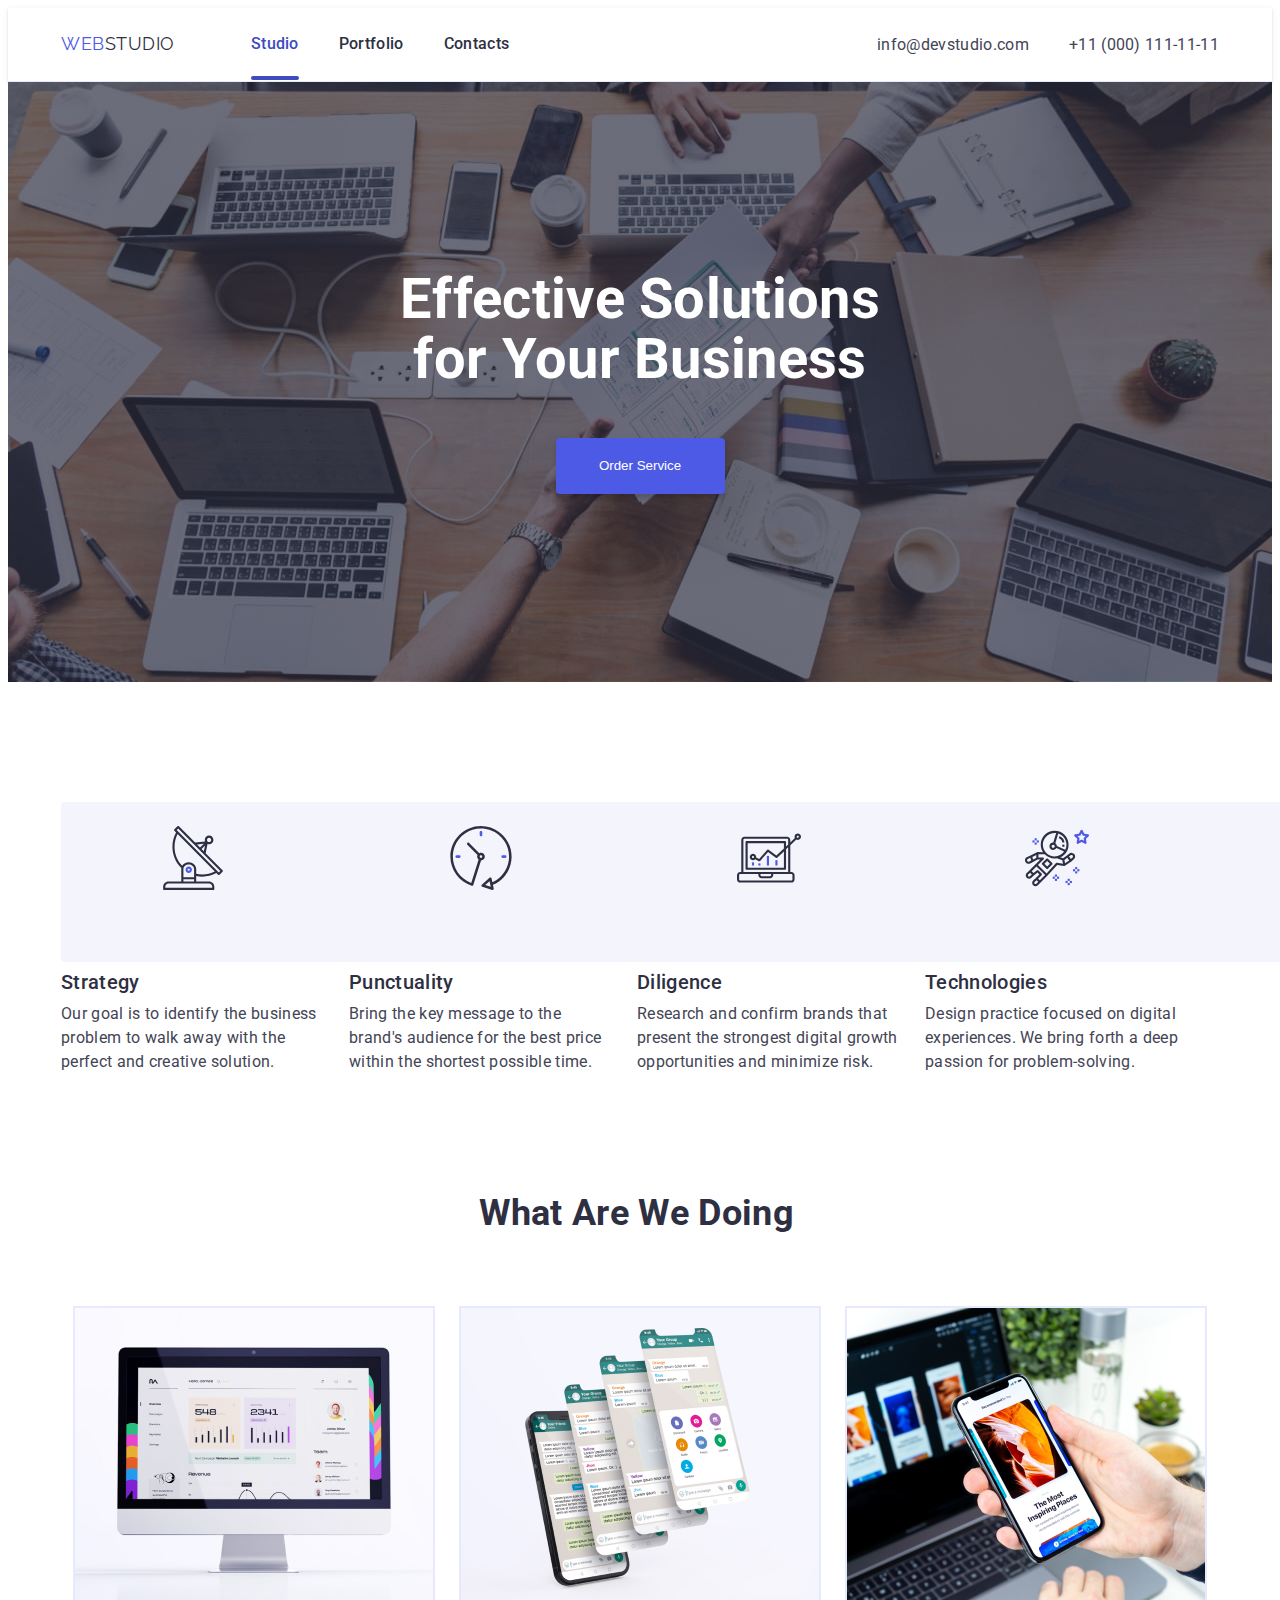
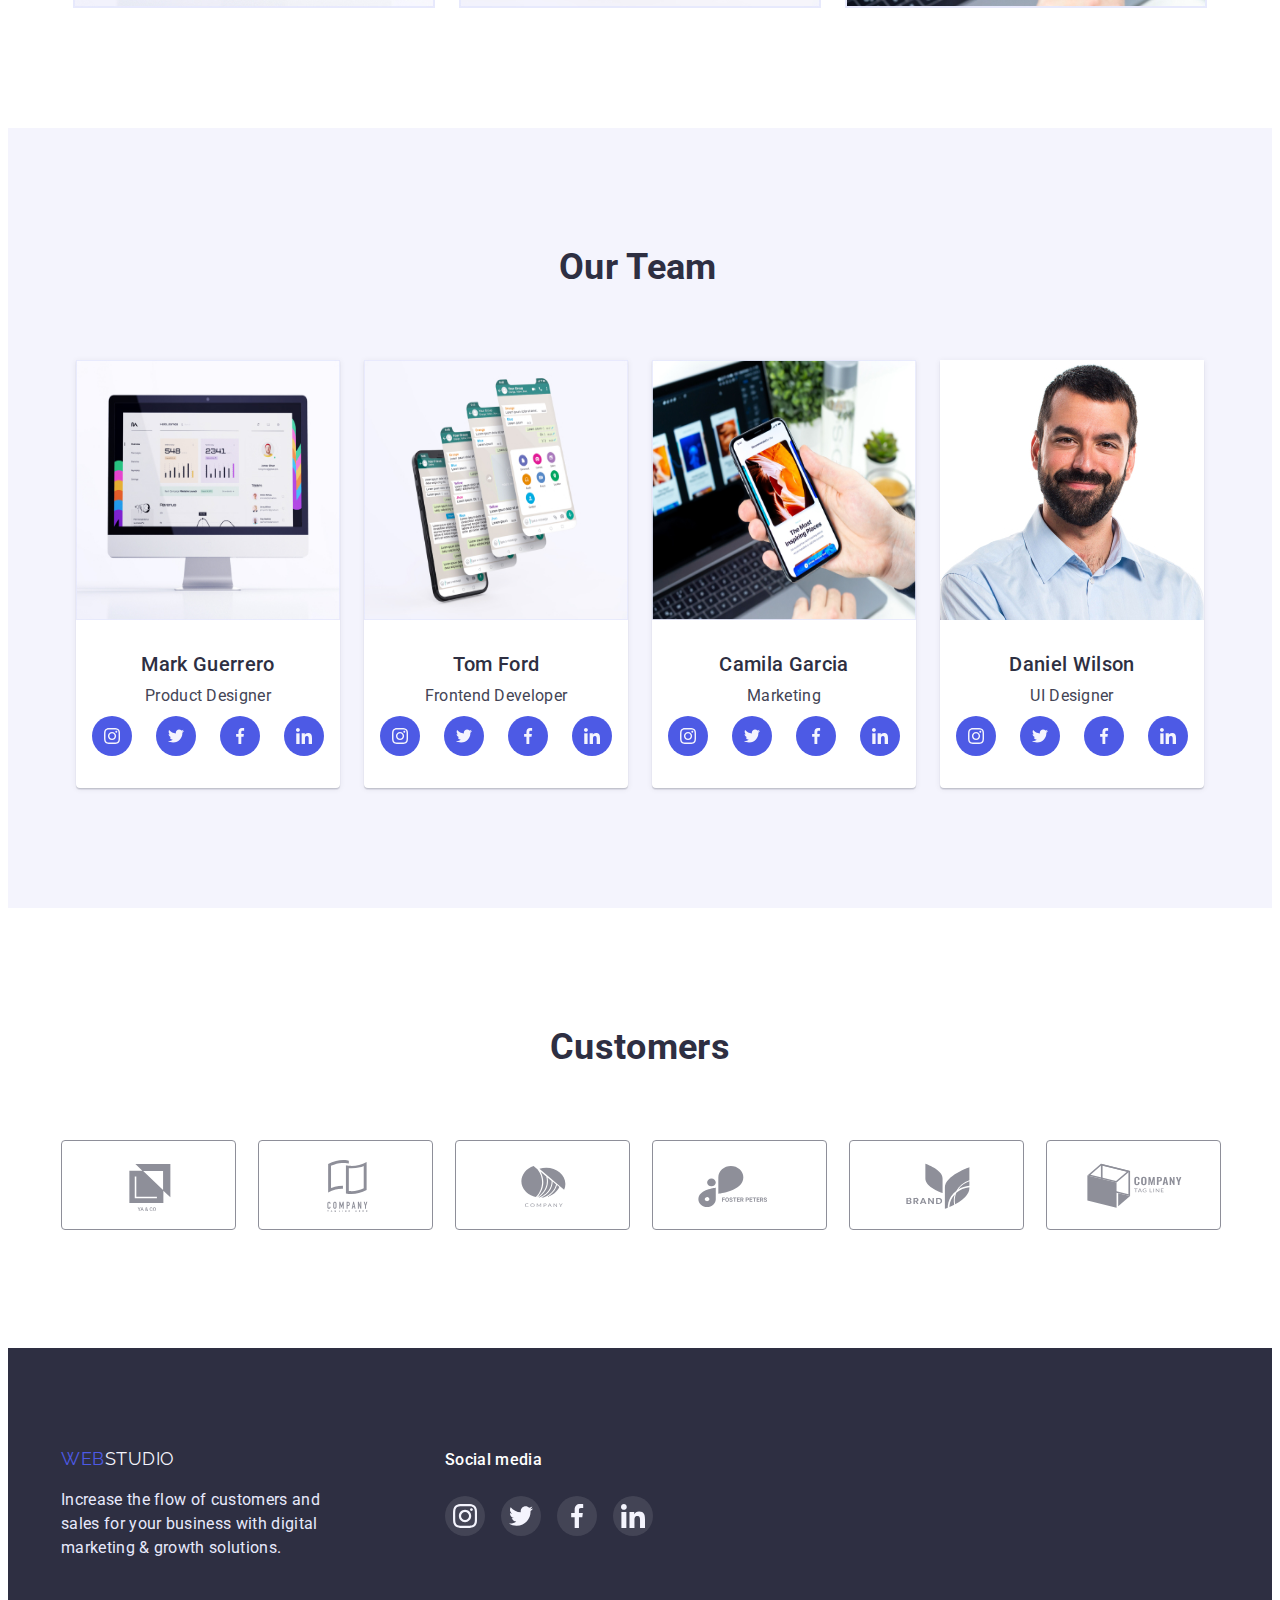
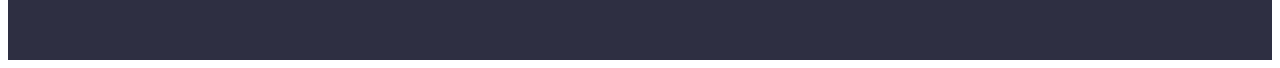
<file: index.html>
<!DOCTYPE html>
<html lang="en">
  <head>
    <meta charset="UTF-8" />
    <meta http-equiv="X-UA-Compatible" content="IE=edge" />
    <meta name="viewport" content="width=device-width, initial-scale=1.0" />
    <link rel="preconnect" href="https://fonts.googleapis.com" />
    <link rel="preconnect" href="https://fonts.gstatic.com" crossorigin />
    <link
      href="https://fonts.googleapis.com/css2?family=Raleway:wght@800&family=Roboto:wght@400;500;700;900&display=swap"
      rel="stylesheet"
    />
    <link
      rel="stylesheet"
      href="https://cdnjs.cloudflare.com/ajax/libs/modern-normalize/1.1.0/modern-normalize.min.css"
      integrity="sha512-wpPYUAdjBVSE4KJnH1VR1HeZfpl1ub8YT/NKx4PuQ5NmX2tKuGu6U/JRp5y+Y8XG2tV+wKQpNHVUX03MfMFn9Q=="
      crossorigin="anonymous"
      referrerpolicy="no-referrer"
    />
    <link rel="stylesheet" href="./css/style.css" />
    <title>WebStudio</title>
  </head>

  <body>
    <header class="header">
      <div class="container header-wrap">
        <nav class="nav">
          <a href="./index.html"
            ><span class="logo-text">web</span
            ><span class="logo-text logo-text-right">studio</span></a
          >
          <ul class="nav-list">
            <li><a class="nav-item-text active" href="">Studio</a></li>
            <li>
              <a class="nav-item-text" href="./portfolio.html">Portfolio</a>
            </li>
            <li><a class="nav-item-text" href="">Contacts</a></li>
          </ul>
        </nav>
        <address class="address">
          <ul class="address-list">
            <li>
              <a
                class="address-item-text mail-link"
                href="mailto:info@devstudio.com"
                >info@devstudio.com</a
              >
            </li>
            <li>
              <a class="address-item-text" href="tel:+110001111111"
                >+11 (000) 111-11-11</a
              >
            </li>
          </ul>
        </address>
      </div>
    </header>
    <main>
      <!-- section-hero -->
      <section class="section-hero">
        <div class="container hero">
          <h1 class="hero-title">Effective Solutions for Your Business</h1>
          <button type="button" class="hero-btn">Order Service</button>
        </div>
      </section>
      <!-- section-features -->
      <section class="section">
        <div class="container">
          <h2 class="visually-hidden">Our Features</h2>
          <ul class="features-list">
            <li class="features-item">
              <div class="icon-wraper">
                <svg class="features-icon">
                  <use href="./Images/icons.svg#icon-antenna-1"></use>
                </svg>
              </div>
              <h3 class="features-title">Strategy</h3>
              <p class="features-text">
                Our goal is to identify the business problem to walk away with
                the perfect and creative solution.
              </p>
            </li>
            <li class="features-item">
              <div class="icon-wraper">
                <svg class="features-icon">
                  <use href="./Images/icons.svg#icon-clock-1"></use>
                </svg>
              </div>
              <h3 class="features-title">Punctuality</h3>
              <p class="features-text">
                Bring the key message to the brand's audience for the best price
                within the shortest possible time.
              </p>
            </li>
            <li class="features-item">
              <div class="icon-wraper">
                <svg class="features-icon">
                  <use href="./Images/icons.svg#icon-diagram-1"></use>
                </svg>
              </div>
              <h3 class="features-title">Diligence</h3>
              <p class="features-text">
                Research and confirm brands that present the strongest digital
                growth opportunities and minimize risk.
              </p>
            </li>
            <li class="features-item">
              <div class="icon-wraper">
                <svg class="features-icon">
                  <use href="./Images/icons.svg#icon-astronaut-1"></use>
                </svg>
              </div>
              <h3 class="features-title">Technologies</h3>
              <p class="features-text">
                Design practice focused on digital experiences. We bring forth a
                deep passion for problem-solving.
              </p>
            </li>
          </ul>
        </div>
      </section>
      <!-- section-what-we-doing -->
      <section class="section section-doing">
        <div class="container doing">
          <h2 class="doing-title">What are we doing</h2>
          <ul class="doing-list">
            <li>
              <img
                class="doing-image"
                src="./Images/img1.jpg"
                alt="Monitor with application"
                width="360"
                height="300"
              />
            </li>
            <li>
              <img
                class="doing-image"
                src="./Images/img2.jpg"
                alt="Smartphone with application"
                width="360"
                height="300"
              />
            </li>
            <li>
              <img
                class="doing-image"
                src="./Images/img3.jpg"
                alt="Smartphone with inspiring view"
                width="360"
                height="300"
              />
            </li>
          </ul>
        </div>
      </section>
      <!-- section-our-team -->
      <section class="section section-team">
        <div class="container team">
          <h2 class="team-title">Our Team</h2>
          <ul class="team-list">
            <li class="team-card">
              <img
                src="./Images/img1.jpg"
                alt="Photo of man"
                width="264"
                height="260"
              />
              <h3 class="team-name">Mark Guerrero</h3>
              <p>Product Designer</p>
              <ul class="card-soc-list">
                <li class="card-soc-item">
                  <a class="card-soc-link" href="">
                    <svg class="card-soc-icon" width="16" height="16">
                      <use href="./Images/icons.svg#icon-instagram-1"></use>
                    </svg>
                  </a>
                </li>
                <li class="card-soc-item">
                  <a class="card-soc-link" href="">
                    <svg class="card-soc-icon" width="16" height="16">
                      <use href="./Images/icons.svg#icon-twitter-1"></use>
                    </svg>
                  </a>
                </li>
                <li class="card-soc-item">
                  <a class="card-soc-link" href="">
                    <svg class="card-soc-icon" width="16" height="16">
                      <use href="./Images/icons.svg#icon-facebook-1"></use>
                    </svg>
                  </a>
                </li>
                <li class="card-soc-item">
                  <a class="card-soc-link" href="">
                    <svg class="card-soc-icon" width="16" height="16">
                      <use href="./Images/icons.svg#icon-linkedin-1"></use>
                    </svg>
                  </a>
                </li>
              </ul>
            </li>
            <li class="team-card">
              <img
                src="./Images/img2.jpg"
                alt="Photo of man"
                width="264"
                height="260"
              />
              <h3 class="team-name">Tom Ford</h3>
              <p>Frontend Developer</p>
              <ul class="card-soc-list">
                <li class="card-soc-item">
                  <a class="card-soc-link" href="">
                    <svg class="card-soc-icon" width="16" height="16">
                      <use href="./Images/icons.svg#icon-instagram-1"></use>
                    </svg>
                  </a>
                </li>
                <li class="card-soc-item">
                  <a class="card-soc-link" href="">
                    <svg class="card-soc-icon" width="16" height="16">
                      <use href="./Images/icons.svg#icon-twitter-1"></use>
                    </svg>
                  </a>
                </li>
                <li class="card-soc-item">
                  <a class="card-soc-link" href="">
                    <svg class="card-soc-icon" width="16" height="16">
                      <use href="./Images/icons.svg#icon-facebook-1"></use>
                    </svg>
                  </a>
                </li>
                <li class="card-soc-item">
                  <a class="card-soc-link" href="">
                    <svg class="card-soc-icon" width="16" height="16">
                      <use href="./Images/icons.svg#icon-linkedin-1"></use>
                    </svg>
                  </a>
                </li>
              </ul>
            </li>
            <li class="team-card">
              <img
                src="./Images/img3.jpg"
                alt="Photo of woman"
                width="264"
                height="260"
              />
              <h3 class="team-name">Camila Garcia</h3>
              <p>Marketing</p>
              <ul class="card-soc-list">
                <li class="card-soc-item">
                  <a class="card-soc-link" href="">
                    <svg class="card-soc-icon" width="16" height="16">
                      <use href="./Images/icons.svg#icon-instagram-1"></use>
                    </svg>
                  </a>
                </li>
                <li class="card-soc-item">
                  <a class="card-soc-link" href="">
                    <svg class="card-soc-icon" width="16" height="16">
                      <use href="./Images/icons.svg#icon-twitter-1"></use>
                    </svg>
                  </a>
                </li>
                <li class="card-soc-item">
                  <a class="card-soc-link" href="">
                    <svg class="card-soc-icon" width="16" height="16">
                      <use href="./Images/icons.svg#icon-facebook-1"></use>
                    </svg>
                  </a>
                </li>
                <li class="card-soc-item">
                  <a class="card-soc-link" href="">
                    <svg class="card-soc-icon" width="16" height="16">
                      <use href="./Images/icons.svg#icon-linkedin-1"></use>
                    </svg>
                  </a>
                </li>
              </ul>
            </li>
            <li class="team-card">
              <img
                src="./Images/img4.jpg"
                alt="Photo of man"
                width="264"
                height="260"
              />
              <h3 class="team-name">Daniel Wilson</h3>
              <p>UI Designer</p>
              <ul class="card-soc-list">
                <li class="card-soc-item">
                  <a class="card-soc-link" href="">
                    <svg class="card-soc-icon" width="16" height="16">
                      <use href="./Images/icons.svg#icon-instagram-1"></use>
                    </svg>
                  </a>
                </li>
                <li class="card-soc-item">
                  <a class="card-soc-link" href="">
                    <svg class="card-soc-icon" width="16" height="16">
                      <use href="./Images/icons.svg#icon-twitter-1"></use>
                    </svg>
                  </a>
                </li>
                <li class="card-soc-item">
                  <a class="card-soc-link" href="">
                    <svg class="card-soc-icon" width="16" height="16">
                      <use href="./Images/icons.svg#icon-facebook-1"></use>
                    </svg>
                  </a>
                </li>
                <li class="card-soc-item">
                  <a class="card-soc-link" href="">
                    <svg class="card-soc-icon" width="16" height="16">
                      <use href="./Images/icons.svg#icon-linkedin-1"></use>
                    </svg>
                  </a>
                </li>
              </ul>
            </li>
          </ul>
        </div>
      </section>
      <!-- section-customers -->
      <section class="section">
        <div class="container">
          <h2 class="customers-title">customers</h2>
          <ul class="customers-list">
            <li class="customers-item">
              <a href="" class="customers-link">
                <svg class="customers-icon" width="104" height="56">
                  <use href="./Images/icons.svg#icon-Logo-1"></use>
                </svg>
              </a>
            </li>
            <li class="customers-item">
              <a href="" class="customers-link">
                <svg class="customers-icon" width="104" height="56">
                  <use href="./Images/icons.svg#icon-Logo2"></use>
                </svg>
              </a>
            </li>
            <li class="customers-item">
              <a href="" class="customers-link">
                <svg class="customers-icon" width="104" height="56">
                  <use href="./Images/icons.svg#icon-Logo3"></use>
                </svg>
              </a>
            </li>
            <li class="customers-item">
              <a href="" class="customers-link">
                <svg class="customers-icon" width="104" height="56">
                  <use href="./Images/icons.svg#icon-Logo4"></use>
                </svg>
              </a>
            </li>
            <li class="customers-item">
              <a href="" class="customers-link">
                <svg class="customers-icon" width="104" height="56">
                  <use href="./Images/icons.svg#icon-Logo5"></use>
                </svg>
              </a>
            </li>
            <li class="customers-item">
              <a href="" class="customers-link">
                <svg class="customers-icon" width="104" height="56">
                  <use href="./Images/icons.svg#icon-Logo6"></use>
                </svg>
              </a>
            </li>
          </ul>
        </div>
      </section>
    </main>
    <footer class="footer">
      <div class="container footer-flex">
        <ul class="f-logo-list">
          <li>
            <a href="./index.html" class="footer-logo"
              ><span class="f-logo-text">web</span
              ><span class="f-logo-text f-logo-text-right">studio</span></a
            >
          </li>
          <li>
            <p class="footer-text">
              Increase the flow of customers and sales for your business with
              digital marketing & growth solutions.
            </p>
          </li>
        </ul>
        <ul>
          <li>
            <h3 class="soc-title">Social media</h3>
          </li>
          <li class="f-soc">
            <ul class="f-soc-list">
              <li class="f-soc-item">
                <a href="" class="f-soc-link">
                  <svg class="f-soc-icon" width="24" height="24">
                    <use href="./Images/icons.svg#icon-instagram-1"></use>
                  </svg>
                </a>
              </li>
              <li class="f-soc-item">
                <a href="" class="f-soc-link">
                  <svg class="f-soc-icon" width="24" height="24">
                    <use href=" ./Images/icons.svg#icon-twitter-1"></use>
                  </svg>
                </a>
              </li>
              <li class="f-soc-item">
                <a href="" class="f-soc-link">
                  <svg class="f-soc-icon" width="24" height="24">
                    <use href="./Images/icons.svg#icon-facebook-1"></use>
                  </svg>
                </a>
              </li>
              <li class="f-soc-item">
                <a href="" class="f-soc-link">
                  <svg class="f-soc-icon" width="24" height="24">
                    <use href="./Images/icons.svg#icon-linkedin-1"></use>
                  </svg>
                </a>
              </li>
            </ul>
          </li>
        </ul>
      </div>
    </footer>
  </body>
</html>
</file>
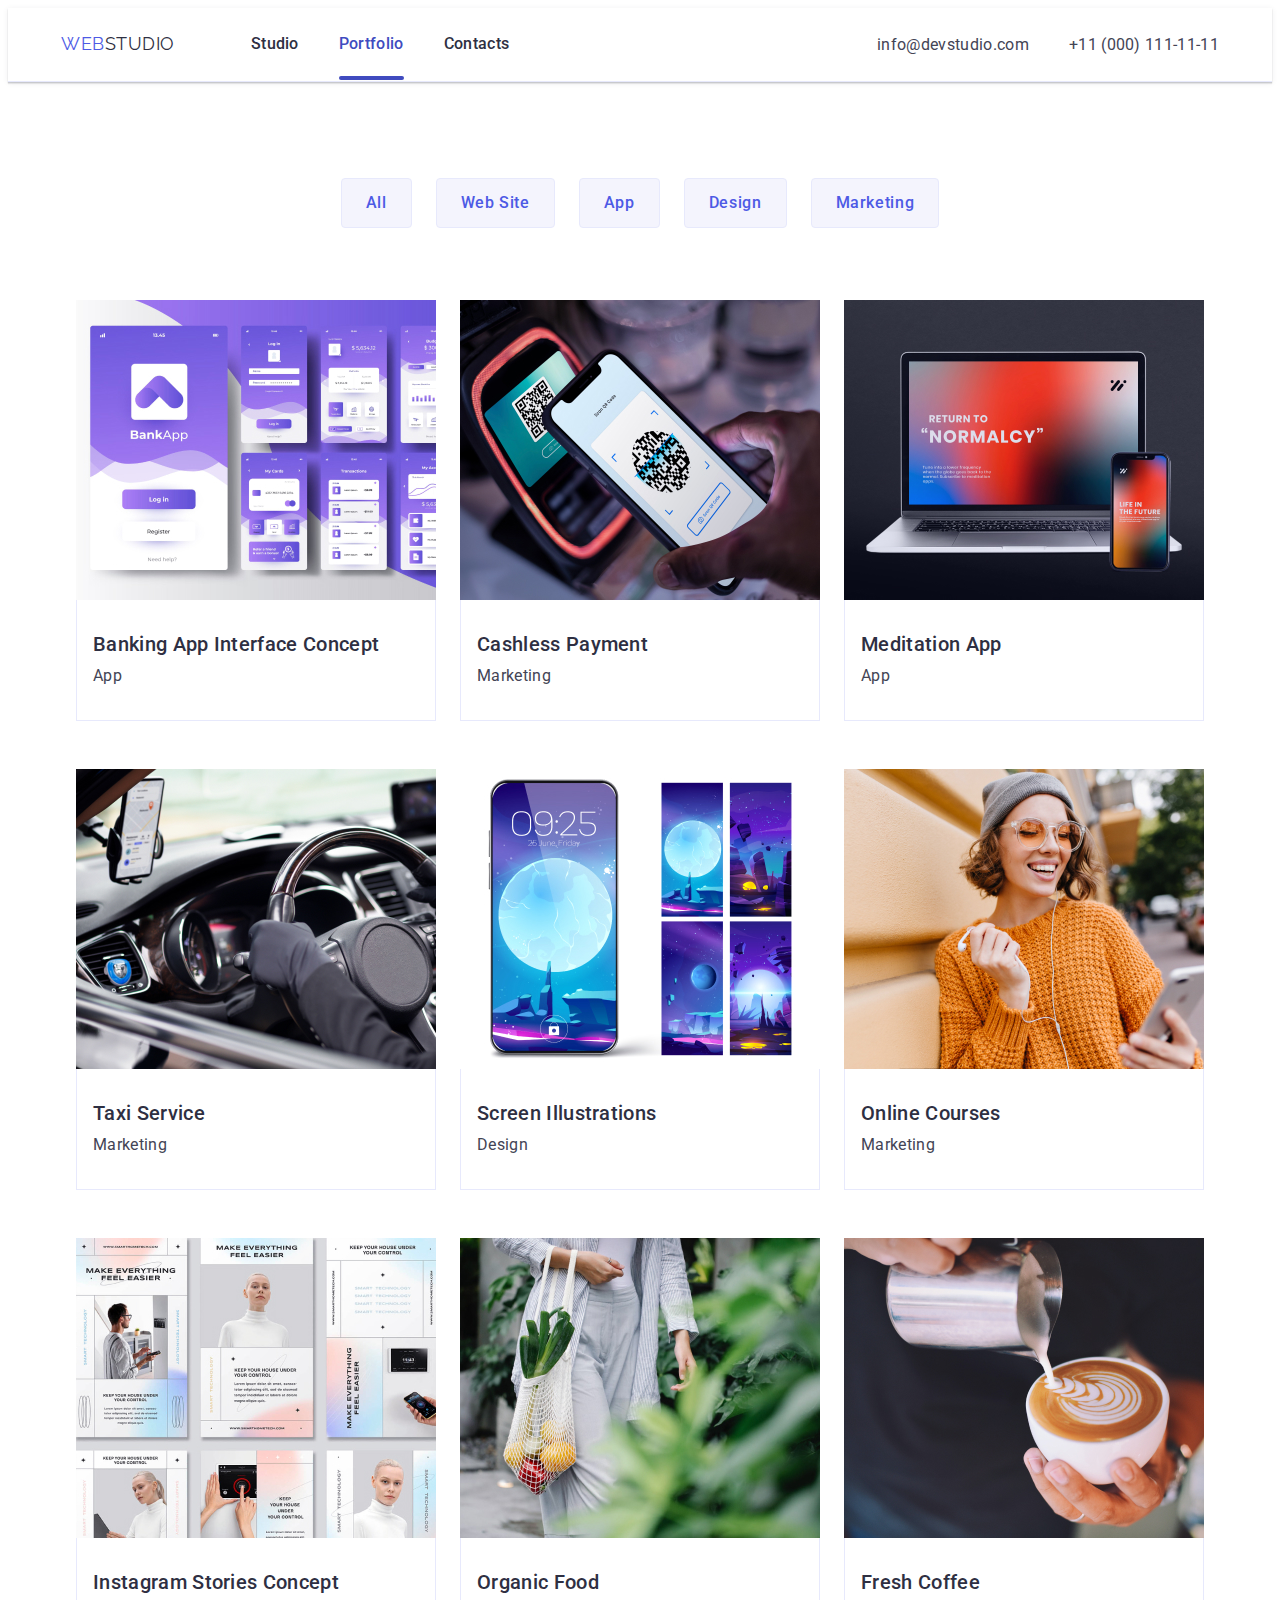
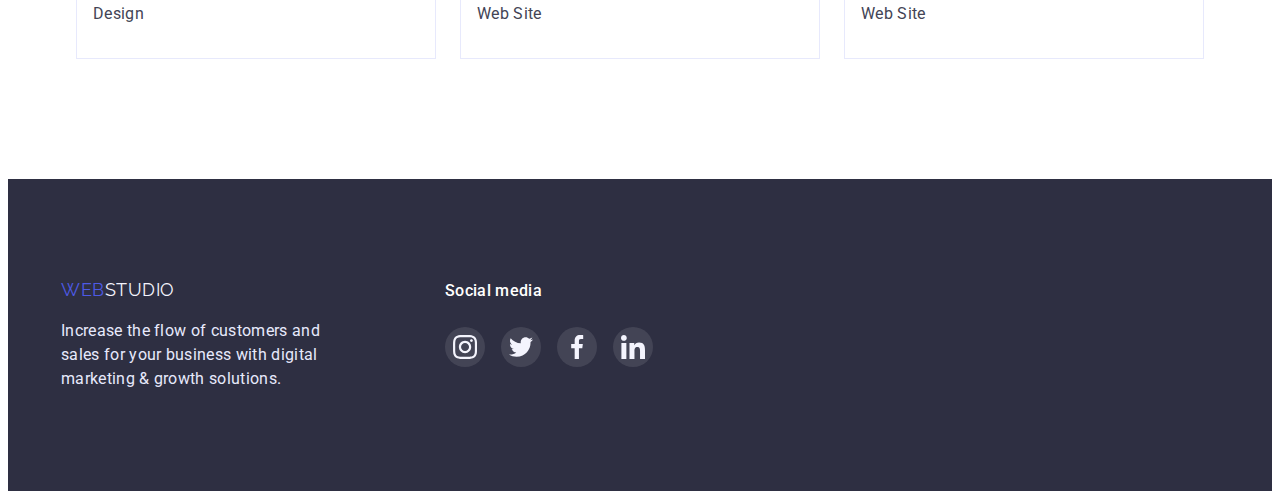
<file: portfolio.html>
<!DOCTYPE html>
<html lang="en">

<head>
    <meta charset="UTF-8" />
    <meta http-equiv="X-UA-Compatible" content="IE=edge" />
    <meta name="viewport" content="width=device-width, initial-scale=1.0" />
    <link rel="preconnect" href="https://fonts.googleapis.com" />
    <link rel="preconnect" href="https://fonts.gstatic.com" crossorigin />
    <link
        href="https://fonts.googleapis.com/css2?family=Raleway:wght@800&family=Roboto:wght@400;500;700;900&display=swap"
        rel="stylesheet" />
    <link rel="stylesheet" href="https://cdnjs.cloudflare.com/ajax/libs/modern-normalize/1.1.0/modern-normalize.min.css"
        integrity="sha512-wpPYUAdjBVSE4KJnH1VR1HeZfpl1ub8YT/NKx4PuQ5NmX2tKuGu6U/JRp5y+Y8XG2tV+wKQpNHVUX03MfMFn9Q=="
        crossorigin="anonymous" referrerpolicy="no-referrer" />
    <link rel="stylesheet" href="./css/style.css" />
    <title>Portfolio</title>
</head>

<body>
    <header class="header">
        <div class="container header-wrap">
            <nav class="nav">
                <a href="./index.html"><span class="logo-text">web</span><span
                        class="logo-text logo-text-right">studio</span></a>
                <ul class="nav-list">
                    <li>
                        <a class="nav-item-text" href="./index.html">Studio</a>
                    </li>
                    <li>
                        <a class="nav-item-text active" href="./portfolio.html">Portfolio</a>
                    </li>
                    <li><a class="nav-item-text" href="">Contacts</a></li>
                </ul>
            </nav>
            <address class="address">
                <ul class="address-list">
                    <li>
                        <a class="address-item-text mail-link" href="mailto:info@devstudio.com">info@devstudio.com</a>
                    </li>
                    <li>
                        <a class="address-item-text" href="tel:+110001111111">+11 (000) 111-11-11</a>
                    </li>
                </ul>
            </address>
        </div>
    </header>
    <main>
        <section class="section portfolio">
            <div class="container">
                <h1 class="visually-hidden">Portfolio</h1>
                <ul class="filters-list">
                    <li><button type="button" class="filters-btn">All</button></li>
                    <li><button type="button" class="filters-btn">Web Site</button></li>
                    <li><button type="button" class="filters-btn">App</button></li>
                    <li><button type="button" class="filters-btn">Design</button></li>
                    <li>
                        <button type="button" class="filters-btn">Marketing</button>
                    </li>
                </ul>
                <h2 class="visually-hidden">Examples</h2>
                <ul class="examples-list">
                    <li class="examples-item">
                        <a class="examples-link" href="">
                            <img src="./Images/example-card-1.jpg" alt="Banking App" width="360" height="300" />
                            <div class="card-bottom">
                                <h3 class="examples-title">Banking App Interface Concept</h3>
                                <p class="examples-text">App</p>
                            </div>
                        </a>
                    </li>
                    <li class="examples-item">
                        <a class="examples-link" href="">
                            <img src="./Images/example-card-2.jpg" alt="Cashless Payment" width="360" height="300" />
                            <div class="card-bottom">
                                <h3 class="examples-title">Cashless Payment</h3>
                                <p class="examples-text">Marketing</p>
                            </div>
                        </a>
                    </li>
                    <li class="examples-item">
                        <a class="examples-link" href="">
                            <img src="./Images/example-card-3.jpg" alt="Meditation App" width="360" height="300" />
                            <div class="card-bottom">
                                <h3 class="examples-title">Meditation App</h3>
                                <p class="examples-text">App</p>
                            </div>
                        </a>
                    </li>
                    <li class="examples-item">
                        <a class="examples-link" href="">
                            <img src="./Images/example-card-4.jpg" alt="Taxi Service" width="360" height="300" />
                            <div class="card-bottom">
                                <h3 class="examples-title">Taxi Service</h3>
                                <p class="examples-text">Marketing</p>
                            </div>
                        </a>
                    </li>
                    <li class="examples-item">
                        <a class="examples-link" href="">
                            <img src="./Images/example-card-5.jpg" alt="Screen Illustrations" width="360"
                                height="300" />
                            <div class="card-bottom">
                                <h3 class="examples-title">Screen Illustrations</h3>
                                <p class="examples-text">Design</p>
                            </div>
                        </a>
                    </li>
                    <li class="examples-item">
                        <a class="examples-link" href="">
                            <img src="./Images/example-card-6.jpg" alt="Online Courses" width="360" height="300" />
                            <div class="card-bottom">
                                <h3 class="examples-title">Online Courses</h3>
                                <p class="examples-text">Marketing</p>
                            </div>
                        </a>
                    </li>
                    <li class="examples-item">
                        <a class="examples-link" href="">
                            <img src="./Images/example-card-7.jpg" alt="Instagram Stories Concept" width="360"
                                height="300" />
                            <div class="card-bottom">
                                <h3 class="examples-title">Instagram Stories Concept</h3>
                                <p class="examples-text">Design</p>
                            </div>
                        </a>
                    </li>
                    <li class="examples-item">
                        <a class="examples-link" href="">
                            <img src="./Images/example-card-8.jpg" alt="Organic Food" width="360" height="300" />
                            <div class="card-bottom">
                                <h3 class="examples-title">Organic Food</h3>
                                <p class="examples-text">Web Site</p>
                            </div>
                        </a>
                    </li>
                    <li class="examples-item">
                        <a class="examples-link" href="">
                            <img src="./Images/example-card-9.jpg" alt="Fresh Coffee" width="360" height="300" />
                            <div class="card-bottom">
                                <h3 class="examples-title">Fresh Coffee</h3>
                                <p class="examples-text">Web Site</p>
                            </div>
                        </a>
                    </li>
                </ul>
            </div>
        </section>
    </main>
    <footer class="footer">
        <div class="container footer-flex">
            <ul class="f-logo-list">
                <li>
                    <a href="./index.html" class="footer-logo"><span class="f-logo-text">web</span><span
                            class="f-logo-text f-logo-text-right">studio</span></a>
                </li>
                <li>
                    <p class="footer-text">
                        Increase the flow of customers and sales for your business with digital
                        marketing & growth solutions.
                    </p>
                </li>
            </ul>
            <ul>
                <li>
                    <h3 class="soc-title">Social media</h3>
                </li>
                <li class="f-soc">
                    <ul class="f-soc-list">
                        <li class="f-soc-item">
                            <a href="" class="f-soc-link">
                                <svg class="f-soc-icon" width="24" height="24">
                                    <use href="./Images/icons.svg#icon-instagram-1"></use>
                                </svg>
                            </a>
                        </li>
                        <li class="f-soc-item">
                            <a href="" class="f-soc-link">
                                <svg class="f-soc-icon width=" 24" height="24"">
                    <use href=" ./Images/icons.svg#icon-twitter-1"></use>
                                </svg>
                            </a>
                        </li>
                        <li class="f-soc-item">
                            <a href="" class="f-soc-link">
                                <svg class="f-soc-icon" width="24" height="24">
                                    <use href="./Images/icons.svg#icon-facebook-1"></use>
                                </svg>
                            </a>
                        </li>
                        <li class="f-soc-item">
                            <a href="" class="f-soc-link">
                                <svg class="f-soc-icon" width="24" height="24">
                                    <use href="./Images/icons.svg#icon-linkedin-1"></use>
                                </svg>
                            </a>
                        </li>
                    </ul>
                </li>
            </ul>
        </div>
    </footer>
</body>

</html>
</file>
<file: css/style.css>
/* =========RESET=========== */
a {
  text-decoration: none;
  display: block;
}

p,
h1,
h2,
h3,
h4,
h5,
h6 {
  margin: 0;
}

ul {
  margin: 0;
  padding-left: 0;
  list-style-type: none;
}

button {
  cursor: pointer;
}

img {
  display: block;
}

/* ===========STYLES===================== */
body {
  font-family: "Roboto", "FF DIN", sans-serif;
  color: var(--body-color);
  line-height: 1.5;
  letter-spacing: 0.02em;
}

:root {
  --body-color: #434455;
  --navy-blue: #2e2f42;
  --white: #ffffff;
  --ocean: #404bbf;
  --iris: #4d5ae5;
  --cloud: #f4f4fd;
  --cornflower: #e7e9fc;
  --light-slate: #8e8f99;
  --icon-grey: rgba(255, 255, 255, 0.1);
  --green: #31d0aa;
}

.container {
  width: 100%;
  max-width: 1158px;
  padding-left: 15px;
  padding-right: 15px;
  margin: 0 auto;
  /* outline: 2px solid red; */
}

.section {
  padding-top: 120px;
  padding-bottom: 120px;
}

/* --------HEADER--------- */
.header {
  padding-top: 24px;
  padding-bottom: 24px;
  border-bottom: 1px solid var(--cornflower);
  box-shadow: 0px 2px 1px rgba(46, 47, 66, 0.08),
    0px 1px 1px rgba(46, 47, 66, 0.16), 0px 1px 6px rgba(46, 47, 66, 0.08);
}

.header-wrap {
  display: flex;
  flex-wrap: wrap;
  align-items: center;
}

.logo-text {
  font-family: "Raleway", sans-serif;
  font-size: 18px;
  line-height: 1.33;
  letter-spacing: 0.03em;
  color: var(--iris);
  text-transform: uppercase;
}

.logo-text-right {
  color: var(--navy-blue);
}

.nav {
  display: flex;
  gap: 76px;
  flex-grow: 1;
}

.nav-list {
  display: flex;
  gap: 40px;
}

.nav-item-text {
  font-weight: 500;
  color: var(--navy-blue);
}

.nav-item-text:hover {
  color: var(--ocean);
}

.nav-item-text:focus {
  color: var(--ocean);
}

.nav-item-text:active,
.active {
  position: relative;
  color: var(--ocean);
}
.active::after {
  position: absolute;
  content: "";
  display: block;
  bottom: -24px;
  left: 0;
  width: 100%;
  height: 4px;
  border-radius: 2px;
  background-color: var(--ocean);
}
.address {
  flex-grow: 1;
}

.address-list {
  font-style: normal;
  display: flex;
  gap: 40px;
  justify-content: end;
}

.mail-link:hover {
  color: var(--ocean);
}

.mail-link:focus {
  color: var(--ocean);
}

.address-item-text {
  color: var(--body-color);
}

/* --------HERO--------- */
.section-hero {
  /* background-color: var(--navy-blue); */
  padding-top: 188px;
  padding-bottom: 188px;
  background-image: linear-gradient(
      rgba(46, 47, 66, 0.7),
      rgba(46, 47, 66, 0.7)
    ),
    url(../Images/people-office1.jpg);
  background-repeat: no-repeat;
  background-position: center;
  background-size: cover;
  max-width: 1440px;
  margin-left: auto;
  margin-right: auto;
}

.hero {
  display: flex;
  flex-direction: column;
  align-items: center;
}

.hero-title {
  width: 496px;
  font-size: 56px;
  line-height: 1.07;
  color: var(--white);
  text-align: center;
  margin-bottom: 48px;
}

.hero-btn {
  background-color: var(--iris);
  color: var(--white);
  border: none;
  border-radius: 4px;
  box-shadow: 0px 4px 4px rgba(0, 0, 0, 0.15);
  display: block;
  width: 169px;
  height: 56px;
  padding: 16px 32px;
}

.hero-btn:hover {
  background-color: var(--ocean);
}

/* --------OUR FEATURES--------- */

.features-list {
  display: flex;
  gap: 24px;
  flex-wrap: wrap;
}

.features-item {
  width: 264px;
}
.icon-wraper {
  display: block;
  width: 264px;
  height: 112px;
  padding: 24px 100px;
  background-color: var(--cloud);
  border-radius: 4px;
  margin-bottom: 8px;
}
.features-icon {
  width: 64px;
  height: 64px;
}

.features-title {
  font-weight: 500;
  font-size: 20px;
  line-height: 1.2;
  color: var(--navy-blue);
  margin-bottom: 8px;
}

.features-text {
}

/* --------DOING--------- */
.section-doing {
  padding-top: 0;
}

.doing {
  display: flex;
  flex-direction: column;
  flex-wrap: wrap;
  align-items: center;
}

.doing-title {
  width: 323px;
  font-size: 36px;
  line-height: 1.11;
  color: var(--navy-blue);
  text-transform: capitalize;
  margin-bottom: 72px;
}

.doing-list {
  display: flex;
  flex-wrap: wrap;
  gap: 24px;
}

.doing-image {
  border: 1px solid var(--cornflower);
  display: block;
}

/* --------TEAM--------- */
.section-team {
  background-color: var(--cloud);
}

.team {
  display: flex;
  flex-direction: column;
  flex-wrap: wrap;
  align-items: center;
}

.team-title {
  width: 162px;
  font-size: 36px;
  line-height: 1.11;
  color: var(--navy-blue);
  text-transform: capitalize;
  margin-bottom: 72px;
}

.team-list {
  display: flex;
  flex-wrap: wrap;
  gap: 24px;
}

.team-card {
  display: flex;
  flex-direction: column;
  align-items: center;
  background: var(--white);
  box-shadow: 0px 1px 6px rgba(46, 47, 66, 0.08),
    0px 1px 1px rgba(46, 47, 66, 0.16), 0px 2px 1px rgba(46, 47, 66, 0.08);
  border-radius: 0px 0px 4px 4px;
  padding-bottom: 32px;
}

.team-name {
  font-weight: 500;
  font-size: 20px;
  line-height: 1.2;
  color: var(--navy-blue);
  margin-top: 32px;
  margin-bottom: 8px;
}

.card-soc-list {
  display: flex;
  gap: 24px;

  align-items: center;
  margin-top: 8px;
}

.card-soc-item {
  width: 40px;
  height: 40px;
}

.card-soc-link {
  width: 100%;
  height: 100%;
  display: flex;
  justify-content: center;
  align-items: center;
  border-radius: 50%;
  background-color: var(--iris);
}

.card-soc-link:is(:hover, :focus) {
  background-color: var(--ocean);
}

/* =============CUSTOMERS======= */
.customers-title {
  font-size: 36px;
  line-height: 1.11;
  text-transform: capitalize;
  text-align: center;
  color: var(--navy-blue);
}

.customers-list {
  display: flex;
  gap: 24px;
  justify-content: center;
  align-items: center;
  margin-top: 72px;
}

.customers-item {
  width: calc((100% - 120px) / 6);
  height: 88px;
}

.customers-link {
  width: 100%;
  height: 100%;
  border: 1px solid var(--light-slate);
  border-radius: 4px;
  display: flex;
  align-items: center;
  justify-content: center;
  color: var(--light-slate);
}

.customers-icon {
  fill: currentColor;
  display: block;
}

.customers-link:is(:hover, :focus) {
  border-color: var(--ocean);
  color: var(--ocean);
}

/* --------FOOTER--------- */
.footer {
  background-color: var(--navy-blue);
  padding-top: 100px;
  padding-bottom: 100px;
}

.footer-flex {
  display: flex;
  gap: 120px;
}

.f-logo-list {
  display: flex;
  flex-direction: column;
  gap: 16px;
}

.footer-logo {
}

.footer-text {
  color: var(--cornflower);
  width: 264px;
}

.f-logo-text {
  font-family: "Raleway", sans-serif;
  font-size: 18px;
  line-height: 1.16;
  letter-spacing: 0.03em;
  color: var(--iris);
  text-transform: uppercase;
}

.f-logo-text-right {
  color: var(--cloud);
}

.soc-title {
  color: var(--white);
  font-weight: 500;
  font-size: 16px;
}

.f-soc {
  display: flex;
  flex-direction: column;
  margin-top: 24px;
}

.f-soc-list {
  display: flex;
  gap: 16px;
}

.f-soc-item {
  width: 40px;
  height: 40px;
}

.f-soc-link {
  width: 100%;
  height: 100%;
  border-radius: 50%;
  background-color: var(--icon-grey);
  display: flex;
  justify-content: center;
  align-items: center;
}

.f-soc-icon {
  display: block;
  fill: var(--cloud);
}

.f-soc-link:is(:hover, :focus) {
  background-color: var(--green);
}

/* --------HIDDEN--------- */
.visually-hidden {
  position: absolute;
  width: 1px;
  height: 1px;
  margin: -1px;
  border: 0;
  padding: 0;

  white-space: nowrap;
  clip-path: inset(100%);
  clip: rect(0 0 0 0);
  overflow: hidden;
}

/* --------PORTFOLIO--------- */
/* --------FILTERS--------- */
.portfolio {
  padding-top: 96px;
}

.filters-list {
  display: flex;
  gap: 24px;
  justify-content: center;
  flex-wrap: wrap;
  margin-bottom: 72px;
}

.filters-btn {
  font-family: "Roboto", "FF DIN", sans-serif;
  font-weight: 500;
  font-size: 16px;
  line-height: 1.5;
  letter-spacing: 0.04em;
  color: var(--iris);
  background-color: var(--cloud);
  border: 1px solid var(--cornflower);
  border-radius: 4px;
  padding: 12px 24px;
}

.filters-btn:is(:hover, :focus) {
  background-color: var(--ocean);
  color: var(--white);
  box-shadow: 0px 3px 1px rgba(0, 0, 0, 0.1), 0px 2px 1px rgba(0, 0, 0, 0.08),
    0px 2px 2px rgba(0, 0, 0, 0.12);
}

/* --------EXAMPLES--------- */

.examples-list {
  display: flex;
  flex-wrap: wrap;
  gap: 48px;
  column-gap: 24px;
  justify-content: center;
}

.examples-item {
}

.examples-link {
  display: block;
  width: 100%;
  height: 100%;
}

.card-bottom {
  padding: 32px 16px;
  border-bottom: 1px solid var(--cornflower);
  border-right: 1px solid var(--cornflower);
  border-left: 1px solid var(--cornflower);
}

.examples-link:is(:hover, :focus) > .card-bottom {
  border-bottom: 1px solid var(--cloud);
  border-right: 1px solid var(--cloud);
  border-left: 1px solid var(--cloud);
  box-shadow: 0px 1px 6px rgba(46, 47, 66, 0.08),
    0px 1px 1px rgba(46, 47, 66, 0.16), 0px 2px 1px rgba(46, 47, 66, 0.08);
}

.examples-title {
  font-weight: 500;
  font-size: 20px;
  line-height: 1.2;
  color: var(--navy-blue);
  padding-bottom: 8px;
}

.examples-text {
  color: var(--body-color);
}
</file>
